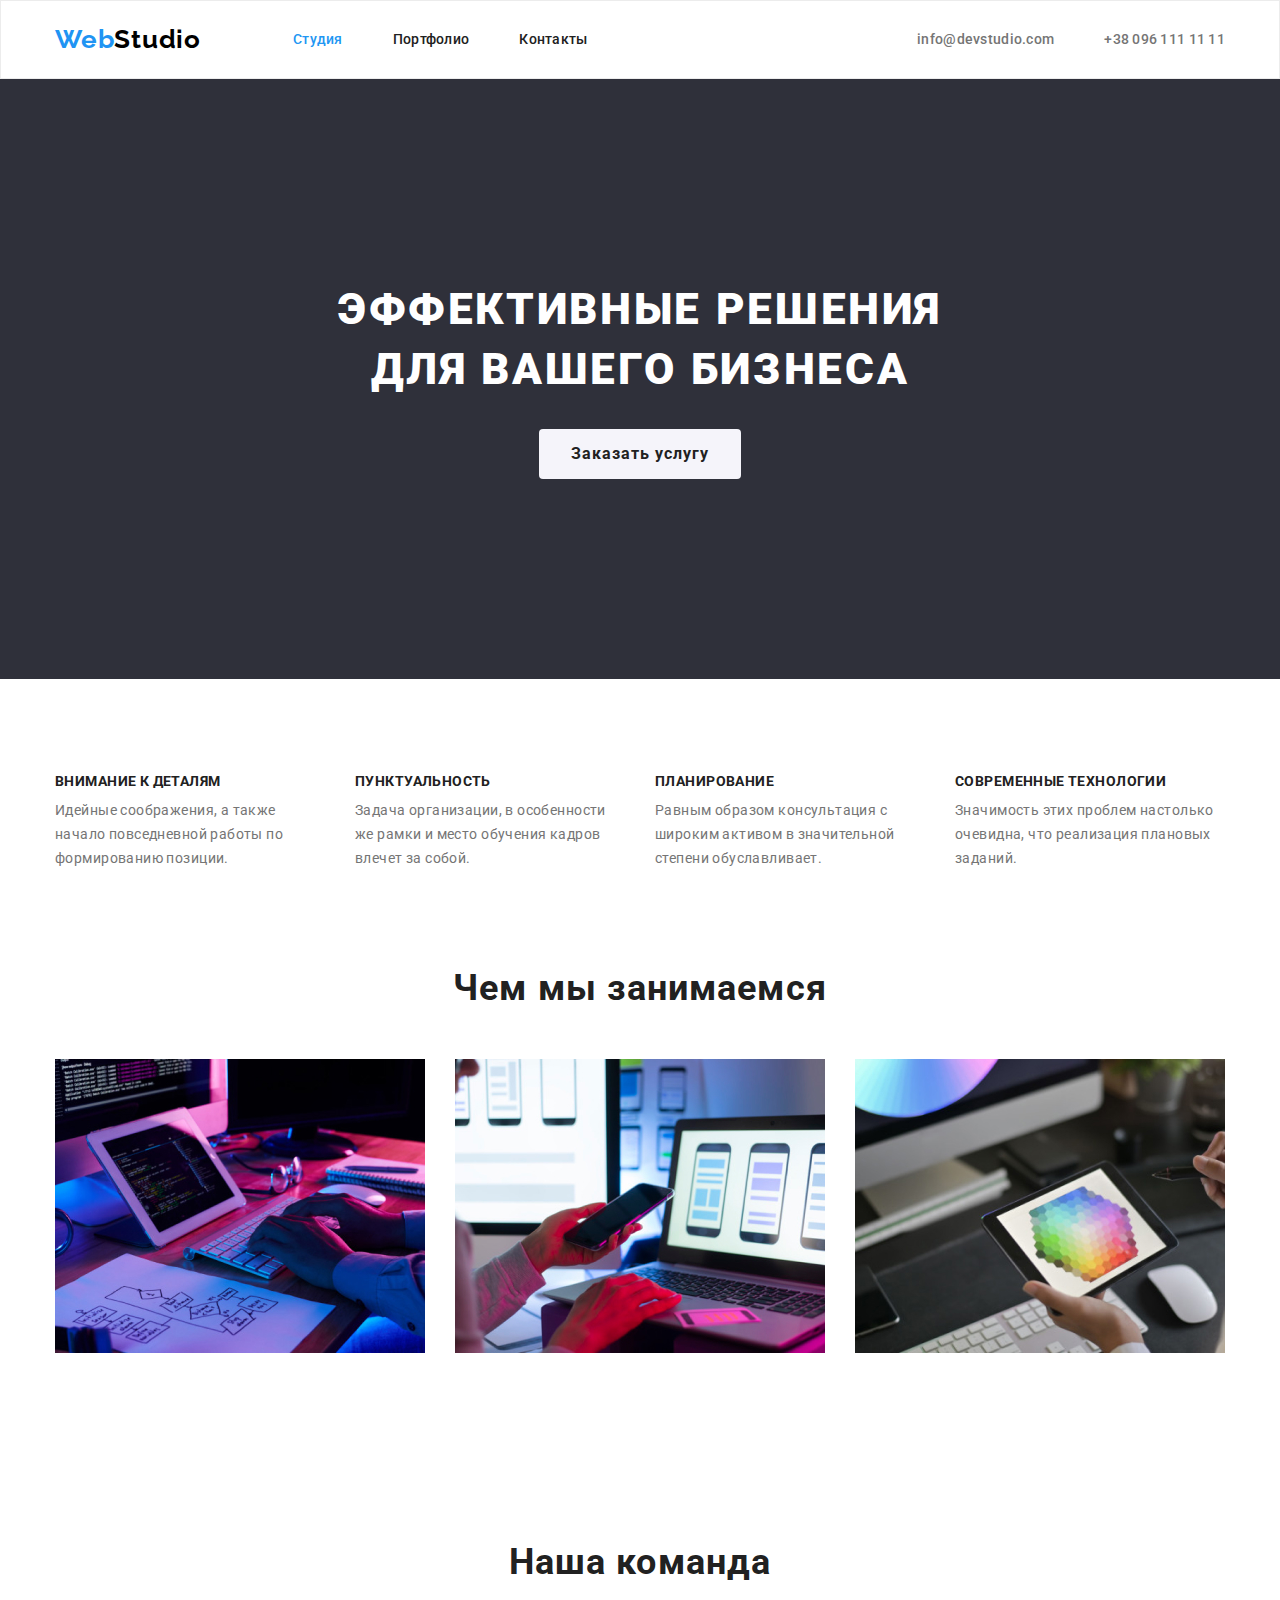
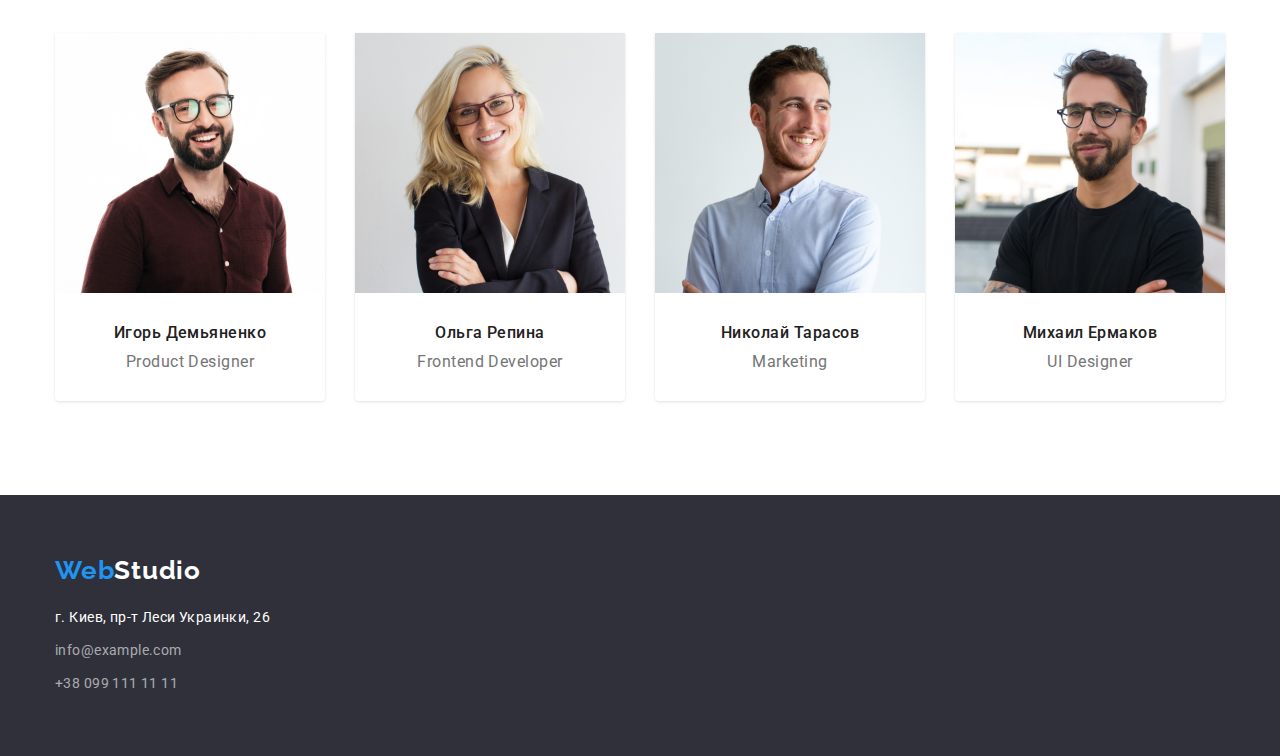
<file: index.html>
<!DOCTYPE html>
<html lang="ru">
  <head>
    <meta charset="UTF-8" />
    <meta name="viewport" content="width=device-width, initial-scale=1.0" />
    <title>Студия</title>
    <link
      rel="stylesheet"
      href="https://cdnjs.cloudflare.com/ajax/libs/modern-normalize/1.0.0/modern-normalize.css"
    />
    <link rel="stylesheet" href="./css/styles.css" />
    <link
      href="https://fonts.googleapis.com/css2?family=Raleway:wght@700&family=Roboto:wght@400;500;700;900&display=swap"
      rel="stylesheet"
    />
  </head>
  <body>
    <!--Heared of page with navigation-->
    <!--<div class="overal-container">-->
    <header class="header header-subfeature">
      <div class="overal-container">
        <!--<div class="header-container"> -->
        <nav class="navigation">
          <a
            class="logo link"
            href="./index.html"
            aria-label="Логотип веб-студии"
          >
            <span lang="en" class="logo-dark"
              ><span class="logo-web">Web</span>Studio</span
            >
          </a>

          <ul class="navigation-list list">
            <li class="navigation-list-element">
              <a
                class="navigation-list-link link active-page-link"
                href="./index.html"
                >Студия</a
              >
            </li>
            <li class="navigation-list-element">
              <a class="navigation-list-link link" href="./portfolio.html"
                >Портфолио</a
              >
            </li>
            <li class="navigation-list-element">
              <a class="navigation-list-link link" href="">Контакты</a>
            </li>
          </ul>
        </nav>
        <address class="address">
          <ul class="address-list list">
            <li class="address-list-element">
              <a
                class="address-list-link link"
                href="mailto:info@devstudio.com"
              >
                info@devstudio.com
              </a>
            </li>
            <li class="address-list-element">
              <a class="address-list-link link" href="tel:+380961111111">
                +38 096 111 11 11
              </a>
            </li>
          </ul>
        </address>
        <!-- </div>-->
      </div>
    </header>
    <!--Main content of page-->
    <main>
      <!--Hero section-->
      <section class="hero">
        <div class="overal-container">
          <div class="hero-section">
            <h1 class="hero-section-header">
              Эффективные решения для вашего бизнеса
            </h1>
            <button class="hero-button" type="button">Заказать услугу</button>
          </div>
        </div>
      </section>
      <!--Advantages section-->
      <section class="advantages-section">
        <div class="overal-container">
          <h2 hidden>Наши преимущества</h2>
          <ul class="advantages-list list">
            <li class="advantages-list-element">
              <h3 class="advantages-list-header">Внимание к деталям</h3>
              <p class="advantages-list-description">
                Идейные соображения, а также начало повседневной работы по
                формированию позиции.
              </p>
            </li>
            <li class="advantages-list-element">
              <h3 class="advantages-list-header">Пунктуальность</h3>
              <p class="advantages-list-description">
                Задача организации, в особенности же рамки и место обучения
                кадров влечет за собой.
              </p>
            </li>
            <li class="advantages-list-element">
              <h3 class="advantages-list-header">Планирование</h3>
              <p class="advantages-list-description">
                Равным образом консультация с широким активом в значительной
                степени обуславливает.
              </p>
            </li>
            <li class="advantages-list-element">
              <h3 class="advantages-list-header">Современные технологии</h3>
              <p class="advantages-list-description">
                Значимость этих проблем настолько очевидна, что реализация
                плановых заданий.
              </p>
            </li>
          </ul>
        </div>
      </section>
      <!--List of services section-->
      <section class="services-section">
        <div class="overal-container">
          <!-- <div class="services-container">-->
          <h2 class="services-header">Чем мы занимаемся</h2>
          <ul class="services-list list">
            <li class="services-list-element">
              <img
                class="services-list-img"
                src="./images/box1.jpg"
                alt="пишем код"
                width="370"
                height="294"
              />
            </li>
            <li class="services-list-element">
              <img
                class="services-list-img"
                src="./images/box2.jpg"
                alt="адаптиуем под различные устройства"
                width="370"
                height="294"
              />
            </li>
            <li class="services-list-element">
              <img
                class="services-list-img"
                src="./images/box3.jpg"
                alt="кастомизируем продукт под ваши нужды"
                width="370"
                height="294"
              />
            </li>
          </ul>
          <!-- </div> -->
        </div>
      </section>
      <!--Our team-->
      <section class="team-section">
        <div class="overal-container">
          <!-- <div class="team-container">-->
          <h2 class="team-header">Наша команда</h2>
          <ul class="team-list list">
            <li class="team-list-element">
              <img
                class="team-list-img"
                src="./images/igor.jpg"
                alt="Игорь Демьяненко"
                width="270"
                height="260"
              />
              <div class="team-card-info">
                <h3 class="team-list-header">Игорь Демьяненко</h3>
                <p lang="en" class="team-list-profession">Product Designer</p>
              </div>
            </li>
            <li class="team-list-element">
              <img
                class="team-list-img"
                src="./images/olga.jpg"
                alt="Ольга Репина"
                width="270"
                height="260"
              />
              <div class="team-card-info">
                <h3 class="team-list-header">Ольга Репина</h3>
                <p lang="en" class="team-list-profession">Frontend Developer</p>
              </div>
            </li>
            <li class="team-list-element">
              <img
                class="team-list-img"
                src="./images/nickolay.jpg"
                alt="Николай Тарасов"
                width="270"
                height="260"
              />
              <div class="team-card-info">
                <h3 class="team-list-header">Николай Тарасов</h3>
                <p lang="en" class="team-list-profession">Marketing</p>
              </div>
            </li>
            <li class="team-list-element">
              <img
                class="team-list-img"
                src="./images/michail.jpg"
                alt="Михаил Ермаков"
                width="270"
                height="260"
              />
              <div class="team-card-info">
                <h3 class="team-list-header">Михаил Ермаков</h3>
                <p lang="en" class="team-list-profession">UI Designer</p>
              </div>
            </li>
          </ul>
          <!-- </div>-->
        </div>
      </section>
    </main>
    <!--Footer of page-->
    <!--Footer of page-->
    <footer class="footer">
      <div class="overal-container">
        <div class="footer-container">
          <a
            class="logo link"
            href="./index.html"
            aria-label="Логотип веб-студии"
          >
            <span lang="en" class="logo-light"
              ><span class="logo-web">Web</span>Studio</span
            >
          </a>
          <address class="footer-address">
            <ul class="footer-address-list list">
              <li class="footer-address-element">
                <a
                  class="footer-address-link footer-address-geo link"
                  href="https://goo.gl/maps/MEUAZSnsSESrG9sy9"
                  target="_blank"
                  >г. Киев, пр-т Леси Украинки, 26</a
                >
              </li>
              <li class="footer-address-element">
                <a
                  class="footer-address-link footer-address-nogeo link"
                  href="mailto:info@example.com"
                >
                  info@example.com
                </a>
              </li>
              <li class="footer-address-element">
                <a
                  class="footer-address-link footer-address-nogeo link"
                  href="tel:+380991111111"
                >
                  +38 099 111 11 11
                </a>
              </li>
            </ul>
          </address>
        </div>
      </div>
    </footer>
    <!--</div>-->
  </body>
</html>
</file>
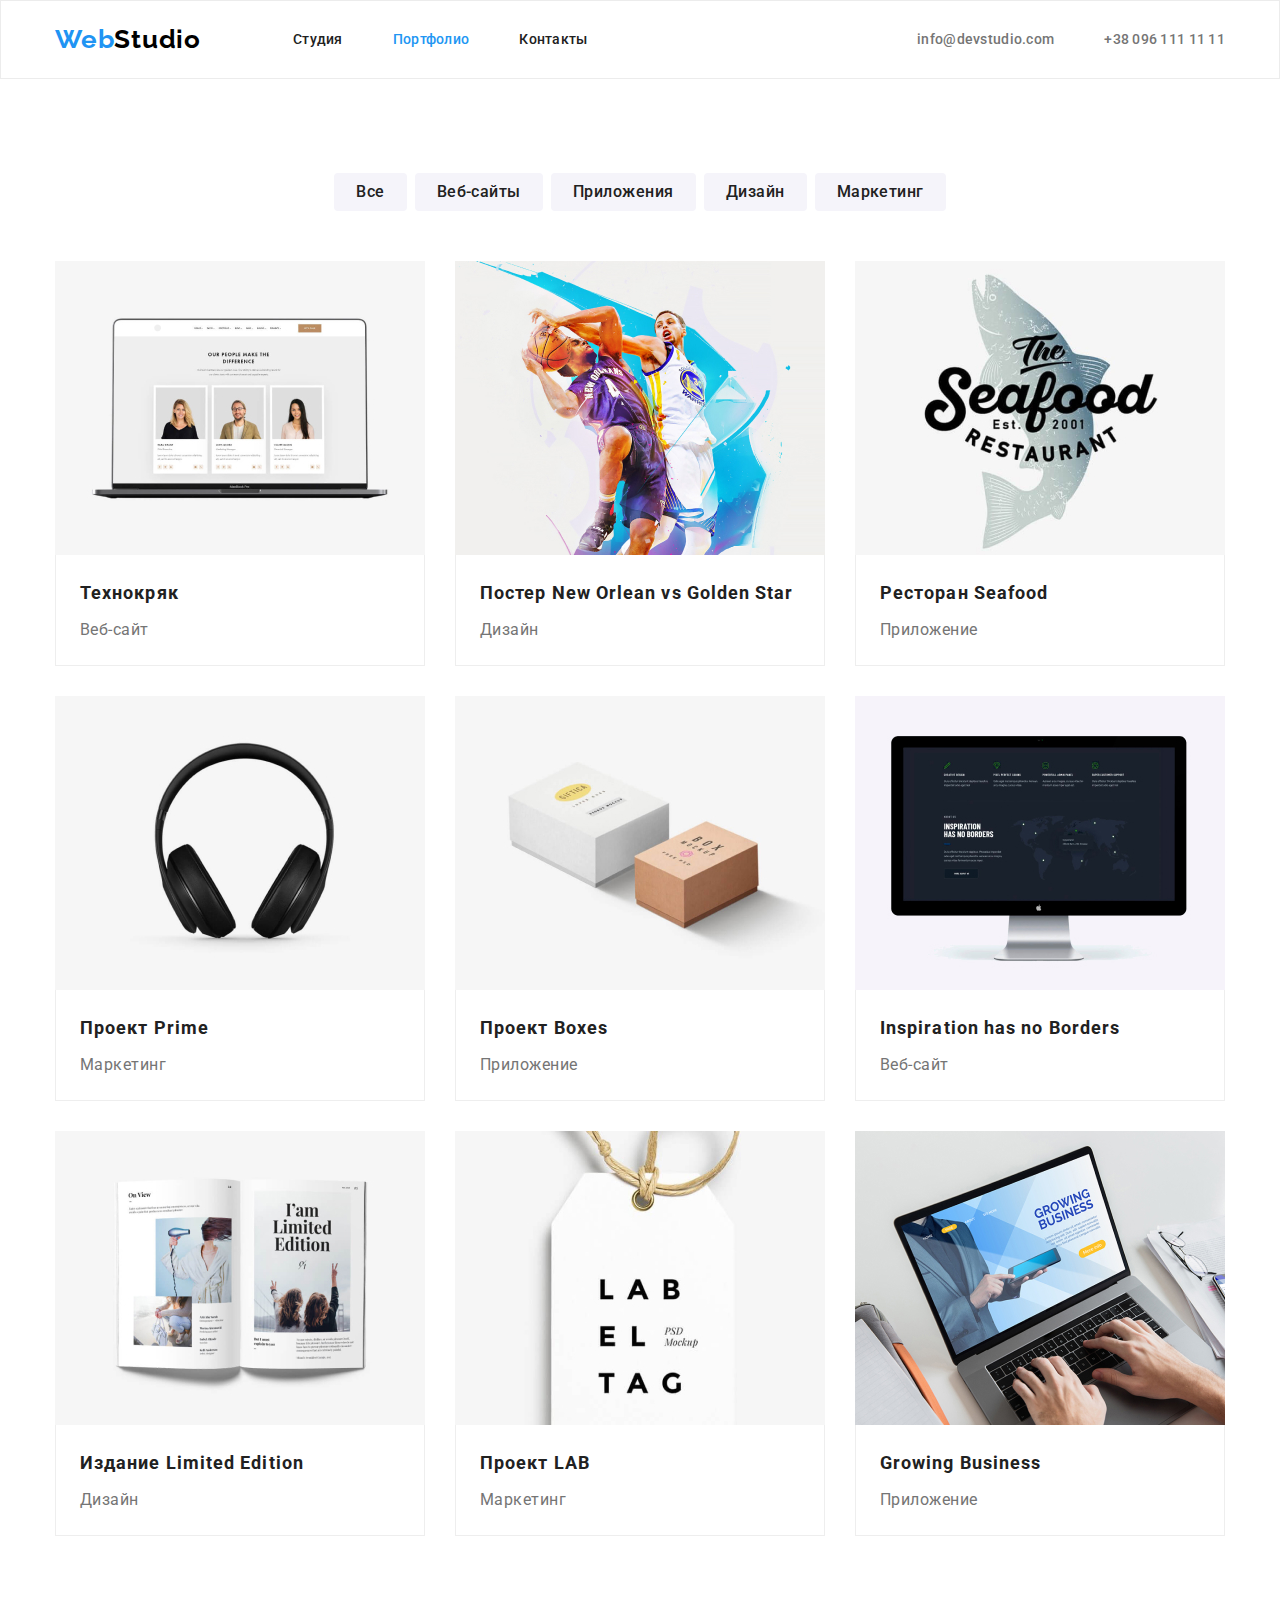
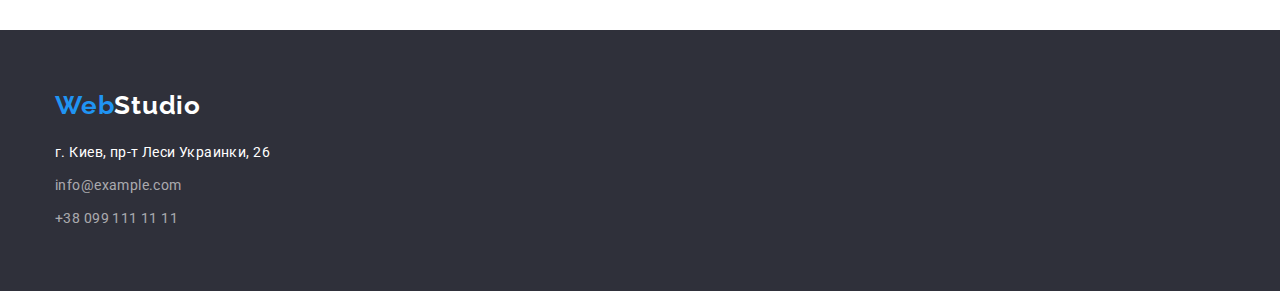
<file: portfolio.html>
<!DOCTYPE html>
<html lang="ru">
  <head>
    <meta charset="UTF-8" />
    <meta name="viewport" content="width=device-width, initial-scale=1.0" />
    <title>Портфолио</title>
    <link 
    rel="stylesheet" 
    href="https://cdnjs.cloudflare.com/ajax/libs/modern-normalize/1.0.0/modern-normalize.css" 
    />
    <link rel="stylesheet" href="./css/styles.css"/>
    <link 
        href="https://fonts.googleapis.com/css2?family=Raleway:wght@700&family=Roboto:wght@400;500;700;900&display=swap"
        rel="stylesheet"
    />
  </head>
    <!--Heared of page with navigation-->
    <header class="header header-subfeature">
        <div class="overal-container">
            <nav class="navigation">
                <a class="logo link" href="./index.html" aria-label="Логотип веб-студии">
                    <span lang="en"><span class="logo-web">Web</span>Studio</span>
                </a>
    
                <ul class="navigation-list list">
                    <li class="navigation-list-element">
                        <a class="navigation-list-link link" href="./index.html">Студия</a>
                    </li>
                    <li class="navigation-list-element">
                        <a class="navigation-list-link link active-page-link" href="./portfolio.html">Портфолио</a>
                    </li>
                    <li class="navigation-list-element">
                        <a class="navigation-list-link link" href="">Контакты</a>
                    </li>
                </ul>
            </nav>
            <address class="address">
                <ul class="address-list list">
                    <li class="address-list-element">
                        <a class="address-list-link link" href="mailto:info@devstudio.com">
                            info@devstudio.com
                        </a>
                    </li>
                    <li class="address-list-element">
                        <a class="address-list-link link" href="tel:+380961111111">
                            +38 096 111 11 11
                        </a>
                    </li>
                </ul>
            </address>
        </div>
    </header>
    <!--Main content of page-->
    <main>
     <!--List of buttons-->
     <section class="projects-section">
         <div class="overal-container">
            <!-- <div class="projects-container">-->
     <h1 hidden>Портфолио</h1>
     <ul class="project-buttons-list list">
         <li class="project-button-element">
             <button class="project-button" type="button">Все</button>
        </li>
         <li class="project-button-element">
             <button class="project-button" type="button">Веб-сайты</button>
        </li>
         <li class="project-button-element">
             <button class="project-button" type="button">Приложения</button>
        </li>
         <li class="project-button-element">
             <button class="project-button" type="button">Дизайн</button>
        </li>
         <li class="project-button-element">
             <button class="project-button" type="button">Маркетинг</button>
        </li>
     </ul>

     <ul class="projects-list list">
        <li class="projects-list-element tt">
             <img class="projects-list-img" src="./images/project1.jpg" alt="Технокряк" width="370" height="294">
            <div class="project-card-text"><h2 class="projects-list-header">Технокряк</h2>
            <p class="projects-list-description">Веб-сайт</p></div>
        </li>
         <li class="projects-list-element">
            <img class="projects-list-img" src="./images/project2.jpg" alt="Постер New Orlean vs Golden Star" width="370" height="294">
            <div class="project-card-text"><h2 class="projects-list-header">Постер <span lang="en">New Orlean vs Golden Star</span></h2>
            <p class="projects-list-description">Дизайн</p></div>
        </li>
         <li class="projects-list-element">
            <img class="projects-list-img" src="./images/project3.jpg" alt="Ресторан Seafood" width="370" height="294">
            <div class="project-card-text"><h2 class="projects-list-header">Ресторан <span lang="en">Seafood</span></h2>
            <p class="projects-list-description">Приложение</p></div>
        </li>
         <li class="projects-list-element">
            <img class="projects-list-img" src="./images/project4.jpg" alt="Проект Prime" width="370" height="294">
            <div class="project-card-text"><h2 class="projects-list-header">Проект <span lang="en">Prime</span></h2>
            <p class="projects-list-description">Маркетинг</p></div>
        </li>
        <li class="projects-list-element">
            <img class="projects-list-img" src="./images/project5.jpg" alt="Проект Boxes" width="370" height="294">
            <div class="project-card-text"><h2 class="projects-list-header">Проект <span lang="en">Boxes</span></h2>
            <p class="projects-list-description">Приложение</p></div>
        </li>
        <li class="projects-list-element">
            <img class="projects-list-img" src="./images/project6.jpg" alt="Inspiration has no Borders" width="370" height="294">
            <div class="project-card-text"><h2 class="projects-list-header" lang="en">Inspiration has no Borders</h2>
            <p class="projects-list-description">Веб-сайт</p></div>
        </li>
         <li class="projects-list-element">
            <img class="projects-list-img" src="./images/project7.jpg" alt="Издание Limited Edition" width="370" height="294">
            <div class="project-card-text"><h2 class="projects-list-header">Издание <span lang="en">Limited Edition</span></h2>
            <p class="projects-list-description">Дизайн</p></div>
        </li>
        <li class="projects-list-element">
            <img class="projects-list-img" src="./images/project8.jpg" alt="Проект LAB" width="370" height="294">
            <div class="project-card-text"><h2 class="projects-list-header">Проект <span lang="en">LAB</span></h2>
            <p class="projects-list-description">Маркетинг</p></div>
        </li>
        <li class="projects-list-element">
            <img class="projects-list-img" src="./images/project9.jpg" alt="Growing Business" width="370" height="294">
            <div class="project-card-text"><h2 class="projects-list-header" lang="en">Growing Business</h2>
            <p class="projects-list-description">Приложение</p></div>
        </li>
     </ul>
     <!--</div>-->
    </div>
    </section>
    </main>
    <!--Footer of page-->
    <footer class="footer">
        <div class="overal-container">
            <div class="footer-container">
                <a class="logo link" href="./index.html" aria-label="Логотип веб-студии">
                    <span lang="en" class="logo-light"><span class="logo-web">Web</span>Studio</span>
                </a>
                <address class="footer-address">
                    <ul class="footer-address-list list">
                        <li class="footer-address-element">
                            <a class="footer-address-link footer-address-geo link"
                                href="https://goo.gl/maps/MEUAZSnsSESrG9sy9" target="_blank">г. Киев, пр-т Леси Украинки,
                                26</a>
                        </li>
                        <li class="footer-address-element">
                            <a class="footer-address-link footer-address-nogeo link" href="mailto:info@example.com">
                                info@example.com
                            </a>
                        </li>
                        <li class="footer-address-element">
                            <a class="footer-address-link footer-address-nogeo link" href="tel:+380991111111">
                                +38 099 111 11 11
                            </a>
                        </li>
                    </ul>
                </address>
            </div>
        </div>
    </footer>
  </body>
</html>
</file>
<file: css/styles.css>
/*------------------- General styles -------------------*/
*,
*::before,
*::after {
  margin: 0;
  padding: 0;
}

:root {
  --accent-color: #2196f3;
  --button-text-accent: #ffffff;
  --hero-header-color: #ffffff;
  --button-text-color: #212121;
  --header-text-color: #212121;
  --address-text-color: #757575;
  --h3-text-color: #212121;
  --h2-text-color: #212121;
  --descriptions-text: #757575;
  --footer-geo-xt-color: #ffffff;
  --footer-nogeo-text-color: rgba(255, 255, 255, 0.6);
  --logo-main-text-color: #000000;
  --logo-first-part-text-color: hsl(207, 90%, 54%);
  --dark-page-parts-color: #2f303a;
  --logo-light-color: #ffffff;
  --logo-dark-color: #000000;
  --button-color: #f5f4fa;
  --projects-border-color: #eeeeee;
  --header-subfeature-color: #ececec;
}

body {
  font-family: "Roboto", sans-serif;
  font-style: normal;
  /* backgroup-color is grey to make everything visible for now*/
  /*background-color: #a19f9f;*/
}

.link {
  text-decoration: none;
}

.list {
  list-style: none;
}

.address {
  font-style: normal;
}

.overal-container {
  margin: 0 auto;
  width: 1200px;
  padding: 0 15px;
}

img {
  display: block;
}

.logo-light {
  color: var(--logo-light-color);
}

.logo-dark {
  color: var(--logo-dark-color);
}

/*--------------- End General styles -------------------*/
/*-------------------- Header styles -------------------*/

.header {
  padding: 23px 0;
}

.header .overal-container {
  display: flex;
  align-items: center;
}

.header .address {
  margin-left: auto;
}

.navigation {
  display: flex;
  align-items: center;
}

.navigation-list {
  display: flex;
}

.navigation-list-element:not(:last-child) {
  margin-right: 50px;
}

.address-list {
  display: flex;
}

.logo {
  font-family: Raleway;
  font-style: normal;
  font-weight: 700;
  font-size: 26px;
  line-height: 1.192;
  letter-spacing: 0.03em;
  color: var(--logo-main-text-color);
  margin-right: 92px;
}

.logo-web {
  color: var(--logo-first-part-text-color);
}

.navigation-list-link {
  font-weight: 500;
  font-size: 14px;
  line-height: 1.143;
  letter-spacing: 0.02em;
  color: var(--header-text-color);
}

.address-list-link {
  font-weight: 500;
  font-size: 14px;
  line-height: 1.143;
  letter-spacing: 0.02em;
  color: var(--address-text-color);
}

.address-list-element:not(:last-child) {
  margin-right: 50px;
}

.navigation-list-link:hover,
.navigation-list-link:focus,
.address-list-link:hover,
.address-list-link:focus,
.active-page-link {
  color: var(--accent-color);
}

.header-subfeature {
  border: 1px solid var(--header-subfeature-color);
}

/*----------------- End Header styles ------------------*/
/*------------------- Footer styles --------------------*/

.footer-address-link {
  font-weight: normal;
  font-style: normal;
  font-size: 14px;
  line-height: 1.714;
  letter-spacing: 0.03em;
}

.footer-address-geo {
  color: var(--footer-geo-xt-color);
}

.footer-address-nogeo {
  color: var(--footer-nogeo-text-color);
}

.footer-container {
  padding-top: 60px;
  padding-bottom: 60px;
}

.footer {
  background-color: var(--dark-page-parts-color);
}

.footer-container {
  display: flex;
  flex-direction: column;
}

.footer .logo {
  margin-bottom: 20px;
}

.footer-address-list {
  display: flex;
  flex-direction: column;
}

.footer-address-element:not(:last-child) {
  margin-bottom: 9px;
}
/*----------------- End Footer styles ------------------*/
/*-------------------- Hero styles ---------------------*/

.hero {
  background-color: var(--dark-page-parts-color);
  padding-top: 200px;
  padding-bottom: 200px;
}

.hero-section {
  display: flex;
  flex-direction: column;
  align-items: center;
  padding-left: 252px;
  padding-right: 252px;
}

.hero-section-header {
  font-weight: 900;
  font-size: 44px;
  line-height: 1.364;
  text-align: center;
  letter-spacing: 0.06em;
  text-transform: uppercase;
  color: var(--hero-header-color);
}

.hero-button {
  font-family: "Roboto", sans-serif;
  font-style: normal;
  font-weight: 700;
  font-size: 16px;
  line-height: 1.875;
  display: flex;
  align-items: center;
  text-align: center;
  letter-spacing: 0.06em;
  color: var(--button-text-color);
  background-color: var(--button-color);

  height: 50px;
  min-width: 200px;
  border-radius: 4px;
  border-width: 0;

  padding: 10px 32px;
  margin-top: 30px;
}

.hero-button:hover,
.hero-button:focus {
  color: var(--button-text-accent);
  background-color: var(--accent-color);
}

/*------------------ End Hero styles -------------------*/
/*----------------- Advantage styles -------------------*/

.advantages-list-header {
  font-weight: 700;
  font-size: 14px;
  line-height: 1.143;
  letter-spacing: 0.03em;
  text-transform: uppercase;
  color: var(--h3-text-color);
}

.advantages-list-description {
  font-weight: 400;
  font-size: 14px;
  line-height: 1.714;
  letter-spacing: 0.03em;
  color: var(--descriptions-text);
  margin-top: 10px;
}

.advantages-section {
  padding-top: 94px;
}

.advantages-list {
  display: flex;
  /*padding-top: 94px;*/
}

.advantages-list-element:not(:last-child) {
  margin-right: 30px;
}

.advantages-list-element {
  min-width: 270px;
  min-height: 100px;
}

/*---------------- End Advantage styles ----------------*/
/*------------------ Services styles -------------------*/

.services-section {
  padding-top: 94px;
  padding-bottom: 94px;
}

.services-header {
  font-weight: 700;
  font-size: 36px;
  line-height: 1.167;
  text-align: center;
  letter-spacing: 0.03em;
  color: var(--h2-text-color);
}

/*.services-container {
  display: flex;
  flex-direction: column;
  padding-top: 94px;
}*/

.services-list {
  display: flex;
  margin-top: 50px;
}

.services-list-element:not(:last-child) {
  margin-right: 30px;
}

/*----------------- End Services styles ----------------*/
/*--------------------- Team styles --------------------*/

.team-header {
  font-weight: 700;
  font-size: 36px;
  line-height: 1.167;
  text-align: center;
  letter-spacing: 0.03em;
  color: var(--h2-text-color);
}

.team-list-header {
  font-weight: 500;
  font-size: 16px;
  line-height: 1.188;
  text-align: center;
  letter-spacing: 0.03em;
  color: var(--h3-text-color);
  margin-bottom: 10px;
}

.team-list-profession {
  font-weight: 400;
  font-size: 16px;
  line-height: 1.188;
  text-align: center;
  letter-spacing: 0.03em;
  color: var(--descriptions-text);
}

.team-section {
  padding-top: 94px;
  padding-bottom: 94px;
}

/*.team-container {
  /*margin-top: 94px;
  display: flex;
  flex-direction: column;
  /*padding-top: 94px;
  padding-bottom: 94px;
}*/

.team-list {
  margin-top: 50px;
  display: flex;
}

.team-list-element:not(:last-child) {
  margin-right: 30px;
}

.team-list-element {
  box-shadow: 0px 2px 1px 0px rgba(0, 0, 0, 0.2);
  box-shadow: 0px 1px 1px 0px rgba(0, 0, 0, 0.14);
  box-shadow: 0px 1px 3px 0px rgba(0, 0, 0, 0.12);
  border-bottom-left-radius: 4px;
  border-bottom-right-radius: 4px;
}

.team-card-info {
  padding-top: 30px;
  padding-bottom: 30px;
}

/*------------------- End Team styles ------------------*/
/*-------------- Projects Buttons Styles ---------------*/

.project-button {
  font-family: "Roboto", sans-serif;
  font-style: normal;
  font-weight: 500;
  font-size: 16px;
  line-height: 1.625;
  text-align: center;
  letter-spacing: 0.03em;
  color: var(--button-text-color);
  border-radius: 4px;
  border-width: 0;
  background-color: var(--button-color);
  padding-top: 6px;
  padding-bottom: 6px;
  padding-right: 22px;
  padding-left: 22px;
}

.project-button:hover,
.project-button:focus {
  color: var(--button-text-accent);
  background-color: var(--accent-color);
}

/*------------ End Project Buttons Styles -------------*/
/*------------------ Projects Styles ------------------*/

/*.projects-container {
  display: flex;
  flex-direction: column;
}*/

.project-buttons-list {
  display: flex;
  justify-content: center;
}

.project-button-element:not(:last-child) {
  margin-right: 8px;
}

/*.project-button-element {
  padding-top: 6px;
  padding-bottom: 6px;
  padding-right: 22px;
  padding-left: 22px;
}*/

.projects-list {
  display: flex;
  flex-wrap: wrap;
  margin-top: 50px;
}

.projects-list-element:not(:nth-of-type(3n)) {
  margin-right: 30px;
}

.projects-list-element:not(:nth-last-of-type(-n + 3)) {
  margin-bottom: 30px;
}

.projects-list-element {
  /*border: 1px solid var(--projects-border-color);*/
  width: 370px;
}

.projects-list-header {
  font-weight: 700;
  font-size: 18px;
  line-height: 2;
  letter-spacing: 0.06em;
  color: var(--h2-text-color);
}

.projects-list-description {
  font-weight: 400;
  font-size: 16px;
  line-height: 1.875;
  letter-spacing: 0.03em;
  color: var(--descriptions-text);
}

.projects-section {
  padding-top: 94px;
  padding-bottom: 94px;
}

.project-card-text {
  padding-top: 20px;
  padding-bottom: 20px;
  padding-right: 24px;
  padding-left: 24px;
  border-left: 1px solid var(--projects-border-color);
  border-right: 1px solid var(--projects-border-color);
  border-bottom: 1px solid var(--projects-border-color);
}

.projects-list-description {
  margin-top: 4px;
}

/*---------------- End Projects Styles ----------------*/
</file>
